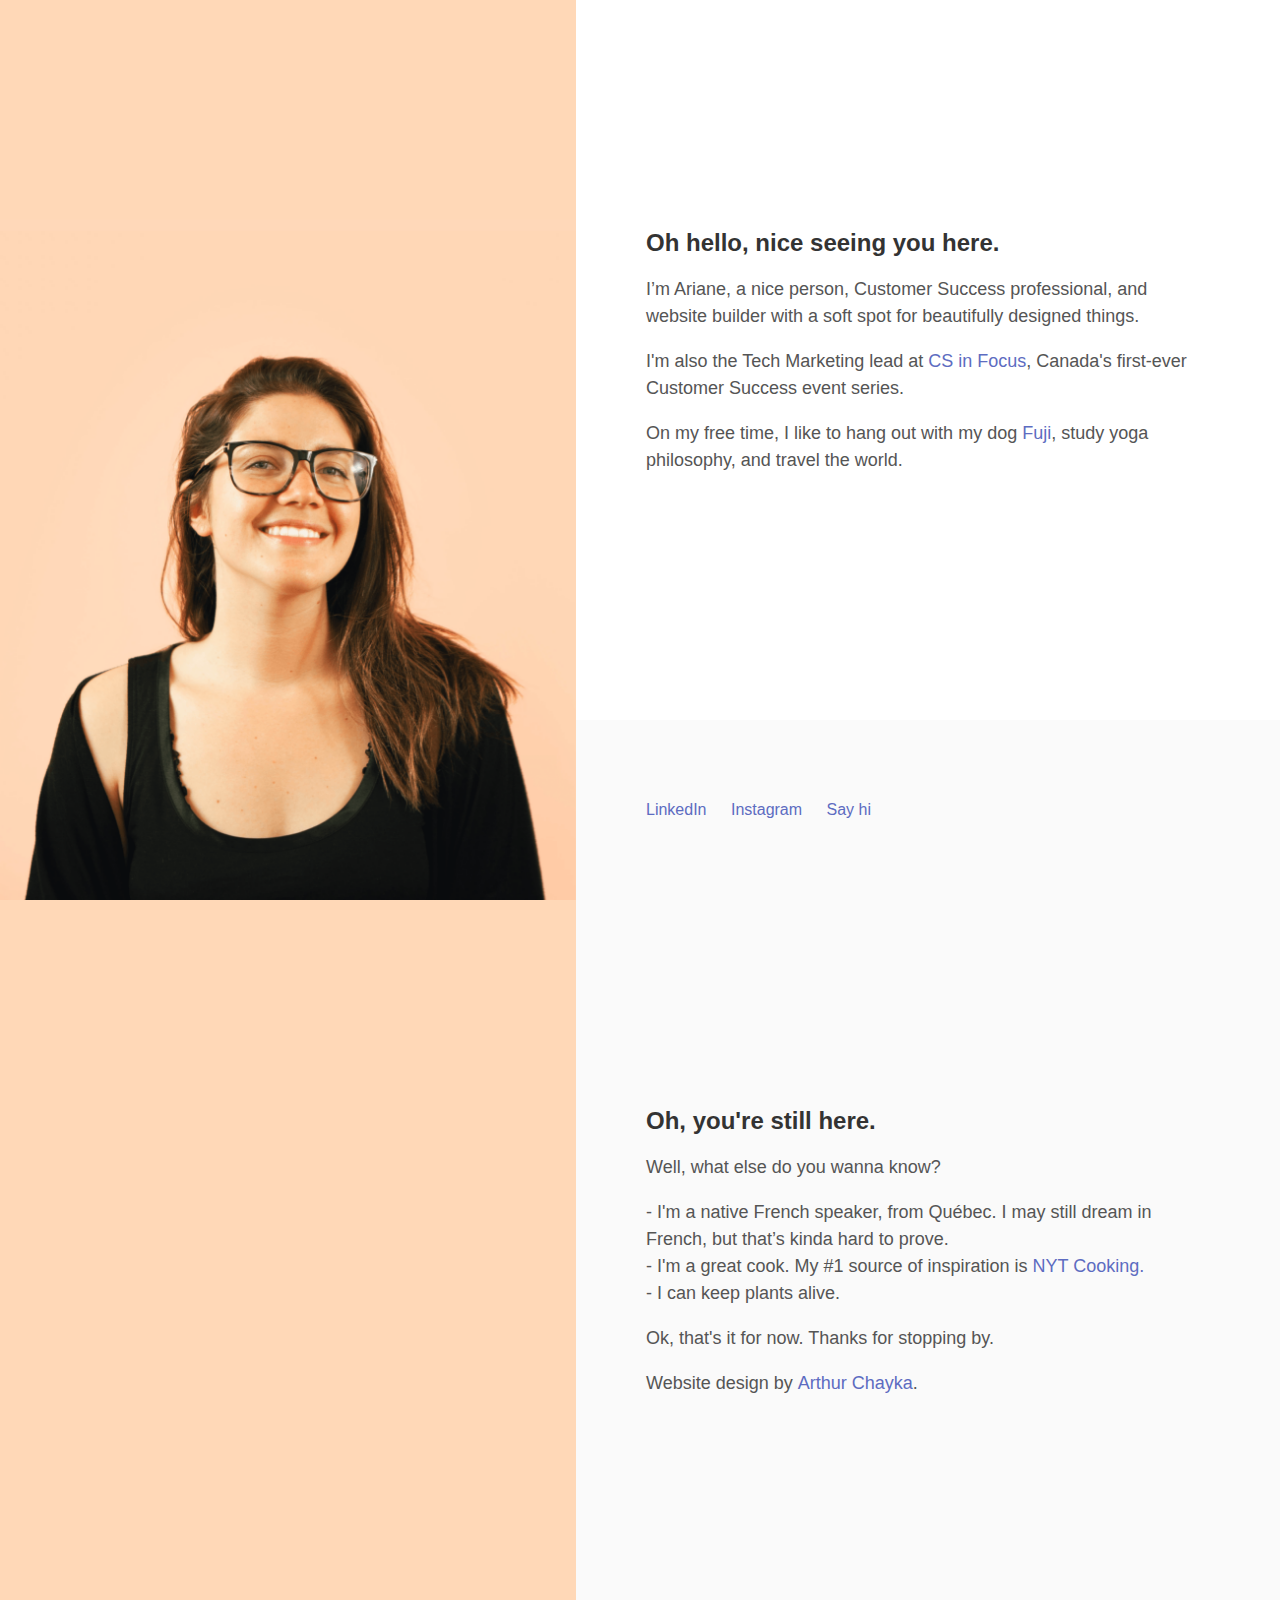
<file: index.html>
<!DOCTYPE html>
<html lang="en">
  <head>
    <meta charset="UTF-8">
    <meta name="viewport" content="width=device-width, initial-scale=1.0">
    <meta name="description" content="Ariane Deschenes Foucher | Web developer">
    <link rel="stylesheet" href="styles/styles.css">
    <link href="https://fonts.googleapis.com/css?family=Abel" rel="stylesheet" type="text/css">
    <title>Ariane Deschenes Foucher</title>
    <link rel="icon" href="assets/sparkle.png" type="sparkle icon">
  </head>
  <body class="body__container creamsicle-background">
    <section class="body__banner creamsicle-background">
        <img src="assets/pic1.png" alt="ariane" class="show-me" id="initial">
        <img src="assets/pic2.png" alt="still ariane, but surprised" class="hide-me" id="hover">
    </section>

    <section class="body__main fafafa-background">
      <main class="main__container animated slideUp__main white-background">
        <div class="main__intro">
          <h1>Oh hello, nice seeing you here.</h1>
          <div class="">
            <p>I’m Ariane, a nice person, Customer Success professional, and website builder with a soft spot for beautifully designed things.<p/>
            <p>I'm also the Tech Marketing lead at <a href="https://www.csinfocus.com/">CS in Focus</a>, Canada's first-ever Customer Success event series.</p>
             <p>On my free time, I like to hang out with my dog <a href="https://www.instagram.com/fujidoodle/">Fuji</a>, study yoga philosophy, and travel the world.</p>
          </div>
        </div>
      </main>

      <footer>
        <div class="footer__container fafafa-background animated slideUp__footer">
          <div class="footer__list">
            <ul>
              <li><a href="https://ca.linkedin.com/in/arianedesf">LinkedIn</a></li>
              <li><a href="https://instagram.com/arianedesf">Instagram</a></li>
              <li id="oh-hi"><a href="mailto:arianedesf@gmail.com">Say hi</a></li>
            </ul>
          </div>
        </div>
      </footer>

      <div class="more__container fafafa-background">
        <div class="more__list animated slideUp__main">
          <h1>Oh, you're still here.</h1>
          <p>Well, what else do you wanna know?</p>
          <ul>
            <li>- I'm a native French speaker, from Québec. I may still dream in French, but that’s kinda hard to prove.</li>
            <li>- I'm a great cook. My #1 source of inspiration is <a href="https://cooking.nytimes.com/">NYT Cooking.</a></li>
            <li>- I can keep plants alive.</li>
          </ul>
          <p>Ok, that's it for now. Thanks for stopping by.</p>
          <p>Website design by <a href="https://dribbble.com/arthurchayka">Arthur Chayka</a>.</p>

        </div>
      </div>

    </section>
    <script src="https://ajax.googleapis.com/ajax/libs/jquery/3.3.1/jquery.min.js"></script>
    <script src="lib/index.js"></script>
  </body>

  <!--
  thanks mr arthurchayka for bananas design help.
  //\
    V  \
     \  \_
      \,'.`-.
       |\ `. `.
       ( \  `. `-.                        _,.-:\
        \ \   `.  `-._             __..--' ,-';/
         \ `.   `-.   `-..___..---'   _.--' ,'/
          `. `.    `-._        __..--'    ,' /
            `. `-_     ``--..''       _.-' ,'
              `-_ `-.___        __,--'   ,'
                 `-.__  `----"""    __.-'
                      `--..____..--'

thanks mr arthurchayka for bananas design help.
-->

</html>
</file>
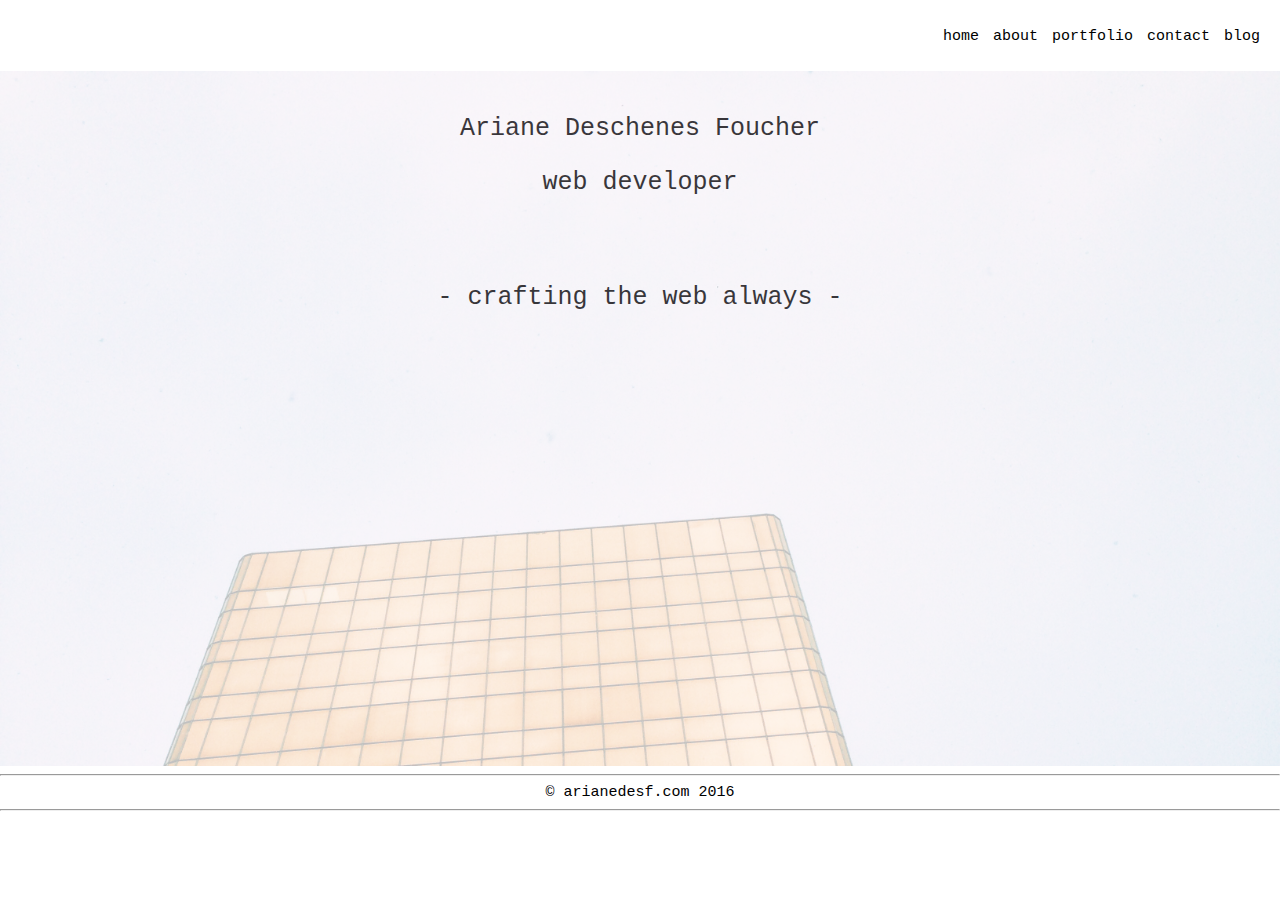
<file: arianedesf.com/index.html>
<!DOCTYPE html>
<html lang="en">
  <head>
    <meta charset="UTF-8">
    <title>Ariane Deschenes Foucher</title>
    <link rel="stylesheet" href="footer.css">
    <link href="https://fonts.googleapis.com/css?family=Abel" rel="stylesheet" type="text/css">
  </head>
  <body>
	<div id="wrapper">
		<div id="header">
      <header>
        <!-- <img src="images/ariane-triangle.png" alt="logo" id="logo"> -->
        <nav>
          <ul>
            <li><a href="index.html">home</a></li>
            <li><a href="about.html">about</a></li>
            <li><a href="portfolio.html">portfolio</a></li>
            <li><a href="contact.html">contact</a></li>
            <li><a href="blog.html">blog</a></li>
          </ul>
        </nav>
      </header>

		</div>
		<div id="content">
      <div class="my-container">
        <br  />
        <p>Ariane Deschenes Foucher</p>
        <p>web developer</p>
        <br  />
        <br  />
        <p>- crafting the web always -</p>
        <h1></h1>
        <img src="images/gold.jpg">
      </div>
		</div>
		<!-- <div id="footer"> -->
    <hr />
    <footer>
      &copy arianedesf.com 2016
    </footer>
    <hr />
    <!-- </div> -->
	</div>
</body>

</html>
</file>
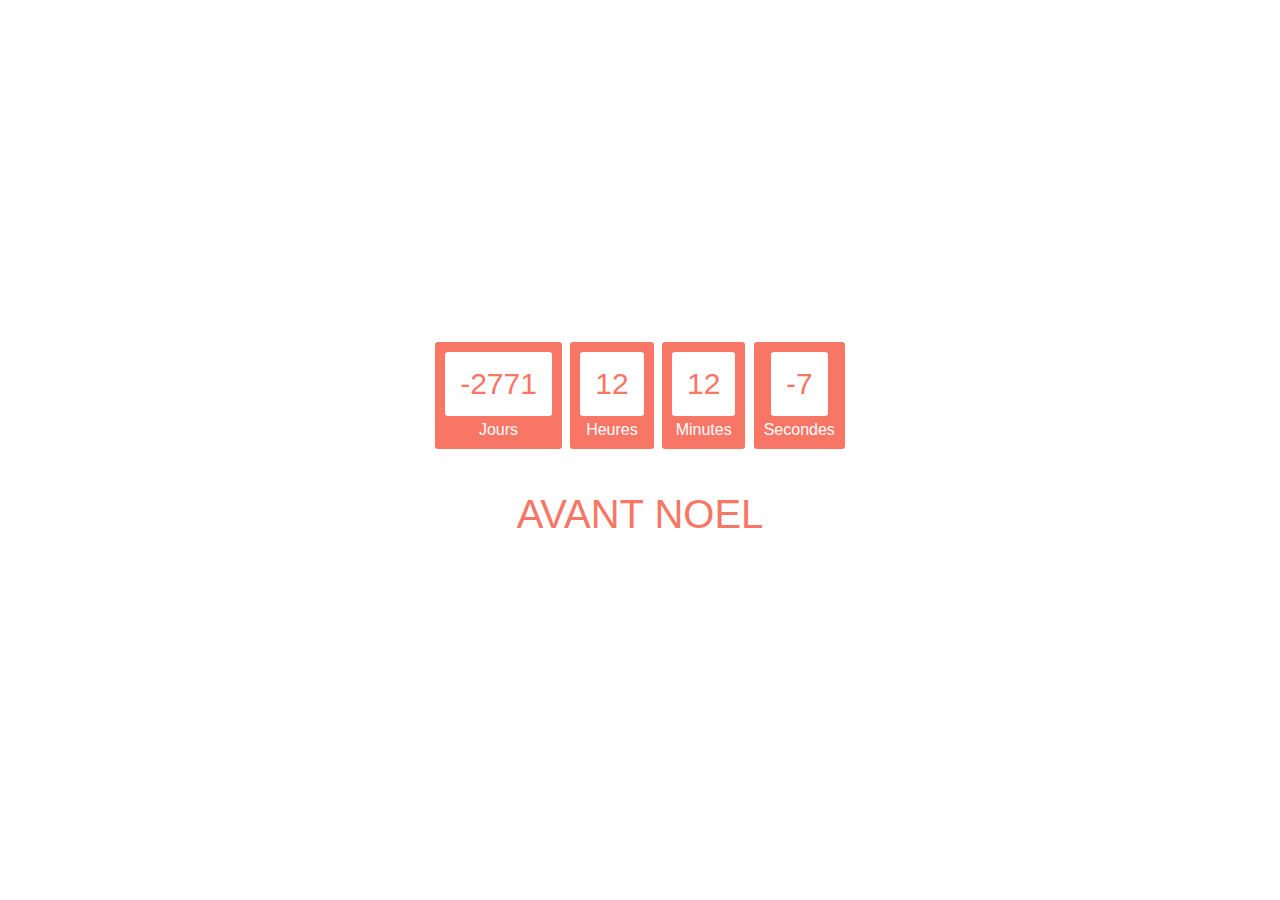
<file: countdown.html>
<!DOCTYPE html>
<html lang="en">
  <head>
    <meta charset="UTF-8">
    <meta name="viewport" content="width=device-width, initial-scale=1.0">
    <meta name="description" content="Ariane Deschenes Foucher | Web developer">
    <link rel="stylesheet" href="styles/styles.css">
    <link rel="stylesheet" href="styles/countdown.css">
    <link href="https://fonts.googleapis.com/css?family=Abel" rel="stylesheet" type="text/css">
    <title>Days until Christmas</title>
    <link rel="icon" href="assets/sparkle.png" type="sparkle icon">
  </head>
  <body class="countdown__container">
    <div id="clockdiv" class="countdown__clock">
      <div>
        <span class="days"></span>
        <div class="smalltext">Jours</div>
      </div>
      <div>
        <span class="hours"></span>
        <div class="smalltext">Heures</div>
      </div>
      <div>
        <span class="minutes"></span>
        <div class="smalltext">Minutes</div>
      </div>
      <div>
        <span class="seconds"></span>
        <div class="smalltext">Secondes</div>
      </div>
      <h1>AVANT NOEL</h1>
    </div>
</body>

<script>function getTimeRemaining(endtime) {
  var t = Date.parse(endtime) - Date.parse(new Date());
  var seconds = Math.floor((t / 1000) % 60);
  var minutes = Math.floor((t / 1000 / 60) % 60);
  var hours = Math.floor((t / (1000 * 60 * 60)) % 24);
  var days = Math.floor(t / (1000 * 60 * 60 * 24));
  return {
    'total': t,
    'days': days,
    'hours': hours,
    'minutes': minutes,
    'seconds': seconds
  };
}

function initializeClock(id, endtime) {
  var clock = document.getElementById(id);
  var daysSpan = clock.querySelector('.days');
  var hoursSpan = clock.querySelector('.hours');
  var minutesSpan = clock.querySelector('.minutes');
  var secondsSpan = clock.querySelector('.seconds');

  function updateClock() {
    var t = getTimeRemaining(endtime);

    daysSpan.innerHTML = t.days;
    hoursSpan.innerHTML = ('0' + t.hours).slice(-2);
    minutesSpan.innerHTML = ('0' + t.minutes).slice(-2);
    secondsSpan.innerHTML = ('0' + t.seconds).slice(-2);

    if (t.total <= 0) {
      clearInterval(timeinterval);
    }
  }

  updateClock();
  var timeinterval = setInterval(updateClock, 1000);
}

var deadline = 'December 24, 2018 20:00:00';

initializeClock('clockdiv', deadline);
</script>

<!-- Thank you https://codepen.io/SitePoint/pen/MwNPVq !! -->

</html>
</file>
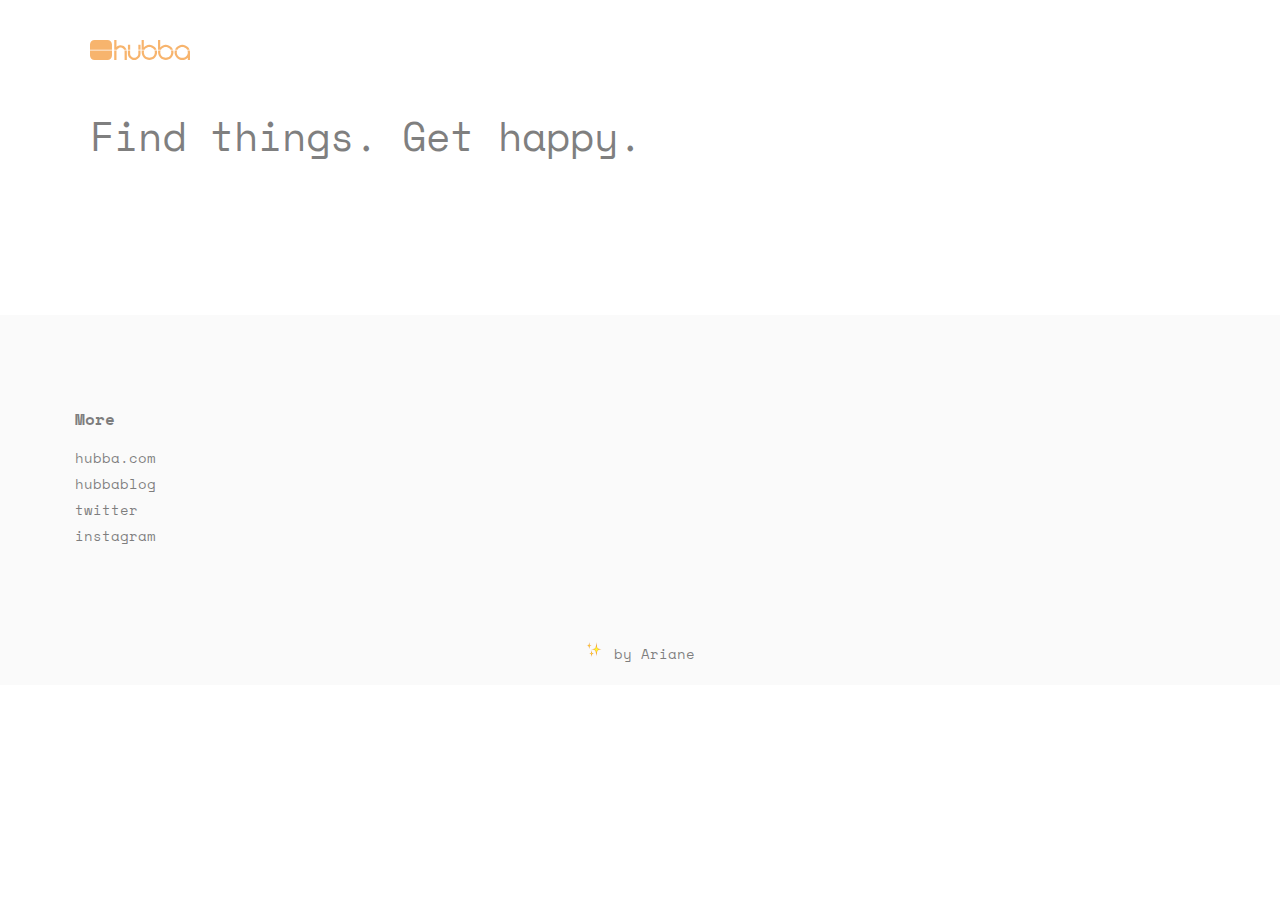
<file: lemonade.html>
<!doctype html>
<html lang="en">

<head>
    <meta charset="utf-8">
    <meta name="viewport" content="width=device-width, initial-scale=1">
    <link href="https://fonts.googleapis.com/css?family=Space+Mono:400,700" rel="stylesheet">
    <link rel="icon" href="assets/lemonade/hubba-fav.ico">
    <link href="styles/lemonade.css" rel="stylesheet" type="text/css">
    <title>Hubba - where products get found</title>
</head>

<body>
    <header class="header__container">
        <a href="https://www.hubba.com" target="blank">
            <img class="header__img" src="assets/lemonade/hubba-logo.svg" alt="hubba-logo">
        </a>
    </header>
    <main class="main__container">
        <h1 class="main__heading">
      Find things. Get happy.
    </h1>

        <div id="instafeed" class="instafeed__container"></div>
    </main>

    <footer class="footer__container">
        <div class="footer__list">
            <h3>More</h3>
            <ul>
                <li class="footer__list--item"><a href="https://www.hubba.com">hubba.com</a></li>
                <li class="footer__list--item"><a href="https://blog.hubba.com/">hubbablog</a></li>
                <li class="footer__list--item"><a href="https://twitter.com/hubba">twitter</a></li>
                <li class="footer__list--item"><a href="https://www.instagram.com/hubbahq/">instagram</a></li>
            </ul>
        </div>
        <div class="footer__signature">
            <img class="footer__img" src="assets/lemonade/sparkle.png" alt="sparkle icon" />
            <span class="footer__copy"> by Ariane</span>
        </div>
    </footer>

    <script type="text/javascript" src="lib/instafeed.min.js"></script>
    <script src="lib/lemonade.js"></script>
    <script src="https://www.wpromotions.eu/confetti.min.js"></script>
    <script>confetti.start()</script>
</body>

</html>
</file>
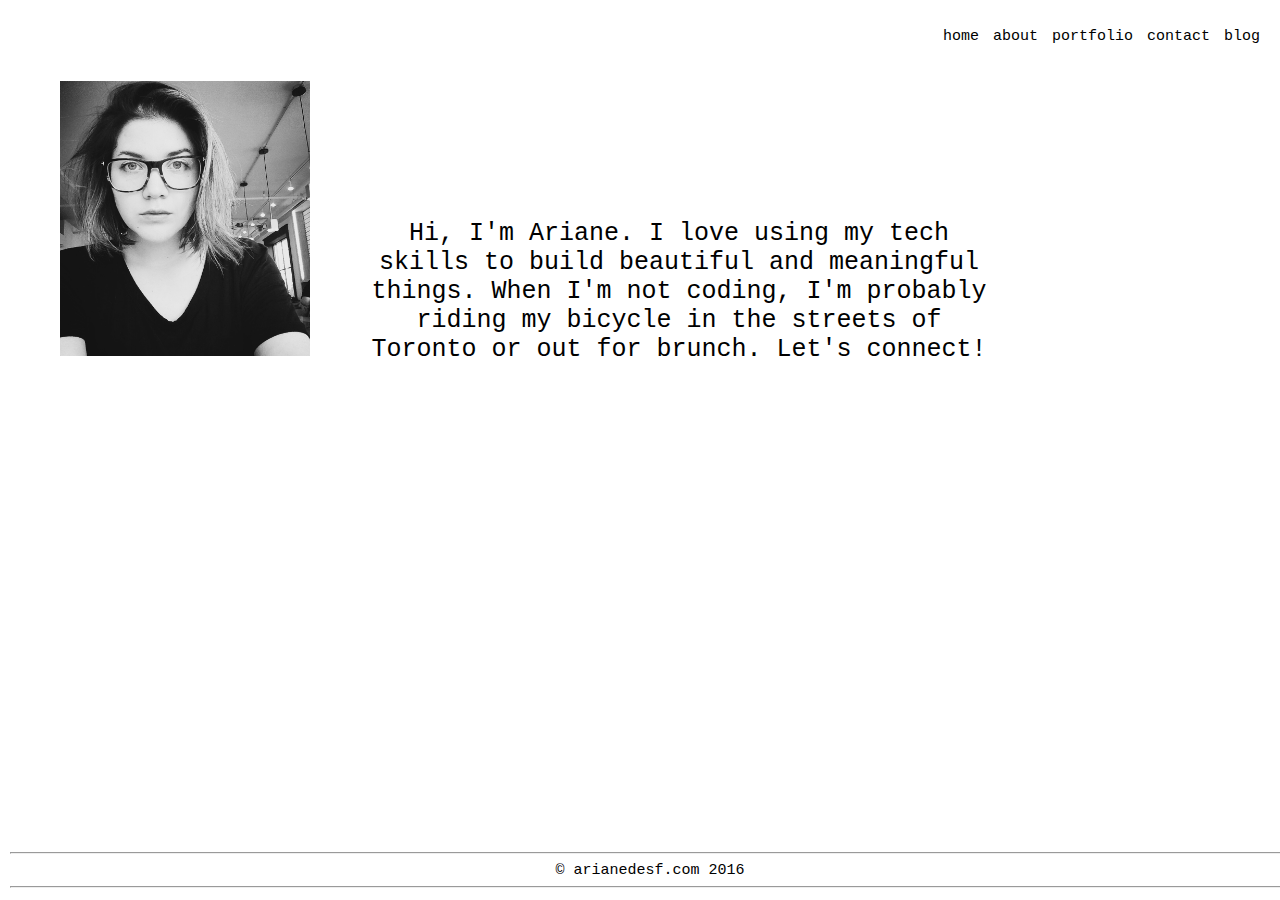
<file: arianedesf.com/about.html>
<!DOCTYPE html>
<html lang="en">
  <head>
    <meta charset="UTF-8">
    <title>Ariane Deschenes Foucher</title>
    <link rel="stylesheet" href="footer.css">
    <link href="https://fonts.googleapis.com/css?family=Abel" rel="stylesheet" type="text/css">
  </head>

  <body>
  <div id="container">
   <div id="header">
     <header>
       <!-- <img src="images/ariane-triangle.png" alt="logo" id="logo"> -->
       <nav>
         <ul>
           <li><a href="index.html">home</a></li>
           <li><a href="about.html">about</a></li>
           <li><a href="portfolio.html">portfolio</a></li>
           <li><a href="contact.html">contact</a></li>
           <li><a href="blog.html">blog</a></li>
         </ul>
       </nav>
     </header>
   </div>
   <div id="body">

   <img src="images/ariane.jpg" id="profile-pic">
   <div class="about-me">
     <p>Hi, I'm Ariane.
       I love using my tech skills to build
       beautiful and meaningful things.
       When I'm not coding, I'm probably
       riding my bicycle in the streets of
       Toronto or out for brunch.
       Let's connect!</p>
     </div>

   <div id="footer">
     <hr />
     <footer>
       &copy arianedesf.com 2016
     </footer>
     <hr />
   </div>
  </div>
</div>
</body>
</html>
</file>
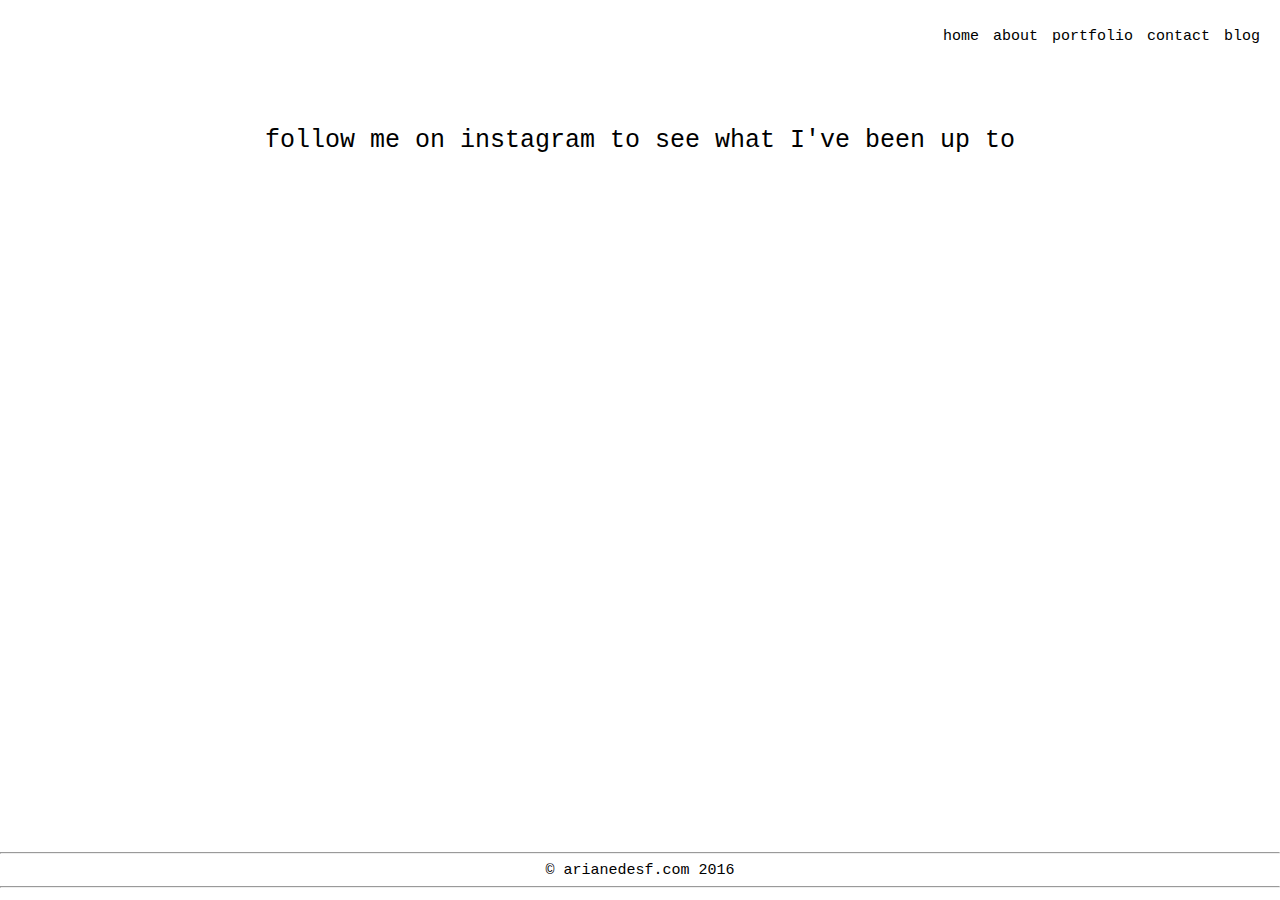
<file: arianedesf.com/blog.html>
<!DOCTYPE html>
<html lang="en">
  <head>
    <meta charset="UTF-8">
    <title>Ariane Deschenes Foucher</title>
    <link rel="stylesheet" href="footer.css">
    <link href="https://fonts.googleapis.com/css?family=Abel" rel="stylesheet" type="text/css">
  </head>

  <div id="container">
   <div id="header">
     <header>
       <!-- <img src="images/ariane-triangle.png" alt="logo" id="logo"> -->
       <nav>
         <ul>
           <li><a href="index.html">home</a></li>
           <li><a href="about.html">about</a></li>
           <li><a href="portfolio.html">portfolio</a></li>
           <li><a href="contact.html">contact</a></li>
           <li><a href="blog.html">blog</a></li>
         </ul>
       </nav>
     </header>
   </div>
   <div id="body">
     <div class="instagram">
       <!-- I NEED SPACE -->
       <!-- I NEED MORE SPACE -->
       <p>follow me on instagram to see what I've been up to</p>
       <!-- I STILL NEED SPACE -->
       <!-- I REALLY DO NEED SPACE -->
     </div>


     <!-- SnapWidget -->
     <div class="snapwidget">
       <script src="https://snapwidget.com/js/snapwidget.js"></script>
       <iframe src="https://snapwidget.com/embed/185253" class="snapwidget-widget" allowtransparency="true" frameborder="0" scrolling="no" style="border:none; overflow:hidden; width:100%; "></iframe>
     </div>



   </div>
   <div id="footer">
   <hr />

   <footer>
     &copy arianedesf.com 2016
   </footer>
   <hr />
   </div>
</div>


</html>
</file>
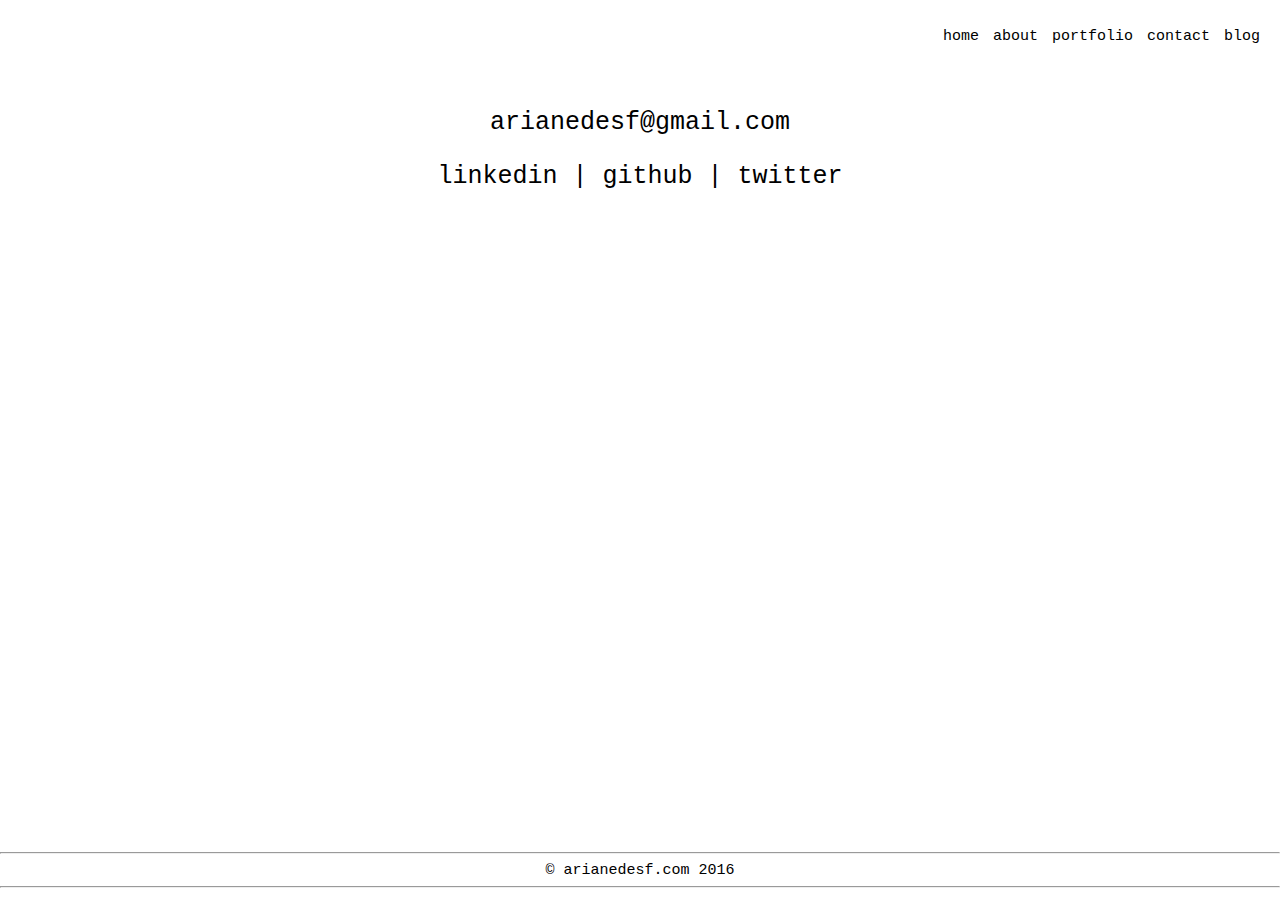
<file: arianedesf.com/contact.html>
<!DOCTYPE html>

<html lang="en">
  <head>
    <meta charset="UTF-8">
    <title>Ariane Deschenes Foucher</title>
    <link rel="stylesheet" href="footer.css">
    <link href="https://fonts.googleapis.com/css?family=Abel" rel="stylesheet" type="text/css">
  </head>

  <div id="container">
   <div id="header">
     <header>
       <!-- <img src="images/ariane-triangle.png" alt="logo" id="logo"> -->
       <nav>
         <ul>
           <li><a href="index.html">home</a></li>
           <li><a href="about.html">about</a></li>
           <li><a href="portfolio.html">portfolio</a></li>
           <li><a href="contact.html">contact</a></li>
           <li><a href="blog.html">blog</a></li>
         </ul>
       </nav>
     </header>

   </div>
   <div id="body">
     <body>
       <h1></h1>
       <p>arianedesf@gmail.com</p>
       <p><a href="https://ca.linkedin.com/in/arianedesf">linkedin</a> | <a href="https://github.com/madfchr">github</a> | <a href="https://twitter.com/arianedesf">twitter</a></p>
     </body>

   </div>
   <div id="footer">
     <hr />
     <footer>
       &copy arianedesf.com 2016
     </footer>
     <hr />

   </div>
</div>




</html>
</file>
<file: styles/styles.css>
@charset "UTF-8";
html,
body {
  font-family:  -apple-system, BlinkMacSystemFont, "Segoe UI", Helvetica, Arial, sans-serif, "Apple Color Emoji", "Segoe UI Emoji", "Segoe UI Symbol";
  font-size: 16px;
  margin: 0; }

h1 {
  font-weight: 700;
  color: #333333;
  font-size: 1.5rem;
  line-height: 1.25;
  margin: 0; }

p {
  color: #555555;
  font-size: 1.125rem;
  line-height: 1.5; }

ul {
  margin: 0;
  padding: 0; }

a {
  color: #5D6CC1;
  font-weight: 500;
  text-decoration: none; }

.fafafa-background {
  background-color: #FAFAFA; }

.creamsicle-background {
  background-color: #FFD8B7; }

.white-background {
  background-color: #FFFFFF; }

.body__container {
  display: flex;
  flex-direction: row;
  flex-wrap: wrap;
  justify-content: flex-start;
  align-content: flex-start;
  align-items: flex-start; }
  @media (max-width: 650px) {
    .body__container {
      position: absolute;
      display: flex;
      flex-direction: column;
      flex-wrap: nowrap;
      justify-content: flex-start;
      align-content: stretch;
      align-items: flex-start;
      height: 100vh; } }

.body__banner {
  order: 1;
  flex: 0 1 45%;
  align-self: auto;
  height: 100vh; }
  @media (max-width: 650px) {
    .body__banner {
      position: relative;
      order: 0;
      flex: 0 1 40%;
      align-self: auto;
      height: auto; } }
  .body__banner img {
    position: fixed;
    width: 45%;
    bottom: 0; }
    @media (max-width: 650px) {
      .body__banner img {
        position: relative;
        width: 100%; } }

.body__main {
  order: 2;
  flex: 0 1 55%;
  align-self: auto; }
  @media (max-width: 650px) {
    .body__main {
      position: relative;
      order: 1;
      flex: 0 1 60%;
      align-self: auto; } }

.main__container {
  display: flex;
  flex-direction: row;
  flex-wrap: wrap;
  justify-content: center;
  align-content: center;
  align-items: center;
  height: 80vh; }
  @media (max-width: 650px) {
    .main__container {
      height: auto; } }

.main__intro {
  order: 1;
  flex: 0 1 auto;
  align-self: center;
  padding: 0 70px; }
  @media (max-width: 650px) {
    .main__intro {
      padding: 40px; } }

.footer__container {
  display: flex;
  flex-direction: row;
  flex-wrap: wrap;
  justify-content: flex-start;
  align-content: center;
  align-items: center;
  height: 20vh;
  padding: 0 70px; }
  @media (max-width: 650px) {
    .footer__container {
      padding: 40px;
      height: auto; } }

.footer__list {
  order: 1;
  flex: 0 1 auto;
  align-self: center; }
  .footer__list li {
    display: inline;
    font-size: 1rem;
    padding-right: 20px; }
    @media (max-width: 650px) {
      .footer__list li {
        display: block;
        padding-bottom: 18px; } }
    @media (min-width: 451px) and (max-width: 800px) {
      .footer__list li {
        padding-right: 5px; } }

.more__container {
  display: flex;
  flex-direction: row;
  flex-wrap: wrap;
  justify-content: center;
  align-content: center;
  align-items: center;
  height: 80vh; }
  @media (max-width: 650px) {
    .more__container {
      height: auto; } }

.more__list {
  order: 1;
  flex: 0 1 auto;
  align-self: center;
  padding: 0 70px; }
  @media (max-width: 650px) {
    .more__list {
      padding: 150px 40px 40px; } }
  .more__list ul {
    list-style: none; }
  .more__list li {
    color: #555555;
    font-size: 1.125rem;
    line-height: 1.5; }

.show-me {
  display: block; }

.hide-me {
  display: none; }

.animated {
  animation-duration: 1s;
  animation-fill-mode: both; }

@keyframes slideUp__70 {
  from {
    transform: translate3d(0, 70%, 0);
    visibility: visible; }
  to {
    transform: translate3d(0, 0, 0); } }
@keyframes slideUp__15 {
  from {
    transform: translate3d(0, 15%, 0);
    visibility: visible; }
  to {
    transform: translate3d(0, 0, 0); } }
.slideUp__main {
  animation-name: slideUp__15; }

.slideUp__footer {
  animation-name: slideUp__70; }

/*# sourceMappingURL=styles.css.map */
</file>
<file: arianedesf.com/footer.css>
html,
body {
   margin:0;
   padding:0;
   height:100%;
}
#container {
   min-height:100%;
   position:relative;
}
#header {
   padding:10px;
   text-align: right;
}

li {
  display: inline;
  font-family: Courier new, monospace;
  font-style: light;
  font-size: 15px;
  text-align: right;
  color: black;
  padding-right: 10px;
}

a {
  color: black;
  text-decoration: none;
}

p {
  font-family: Courier new, monospace;
  font-size: 25px;
  text-align: center;
  align-content: center;
  color: black;
}

h1 {
  font-family: Courier new, monospace;
  font-style: light;
  font-size: 40px;
  text-align: center;
  color: black;
}

.my-container {
    position: relative;
    overflow: hidden;
}
.my-container h1 {
    padding: 200px;
    position: relative;
    z-index: 2;
}
.my-container img {
    position: absolute;
    left: 0;
    top: 0;
    width: 100%;
    height: auto;
    opacity: 0.25;
}

#body {
   padding:10px;
   padding-bottom:60px;   /* Height of the footer */
}
#footer {
   position:absolute;
   bottom:0;
   width:100%;
   height:60px;   /* Height of the footer */
   font-family: Courier new, monospace;
   font-size: 15px;
   text-align: center;
   align-content: center;
   color: black;
}

footer {
  font-family: Courier new, monospace;
  font-size: 15px;
  text-align: center;
  align-content: center;
  color: black;
}

.instagram {
  font-family: Courier new, monospace;
  font-style: light;
  font-size: 15px;
  text-align: center;
  color: black;
  padding: 20px 0;
}

#profile-pic {
  width: 250px;
  height: 275px;
  /*float: left;*/
  display: inline-block;
  padding: 0 50px;
}

.about-me {
  width: 50%;
  /*float: right;*/
  display: inline-block;
  padding-bottom: 0 0 50px 50px;
}
</file>
<file: styles/countdown.css>
body {
  text-align: center;
  background: #fff; }

h1 {
  color: #F87666;
  font-weight: 100;
  font-size: 40px;
  margin: 40px 0px 20px; }

#clockdiv {
  font-family: sans-serif;
  color: #F87666;
  display: inline-block;
  font-weight: 100;
  text-align: center;
  font-size: 30px; }

#clockdiv > div {
  padding: 10px;
  border-radius: 3px;
  background: #F87666;
  display: inline-block; }

#clockdiv div > span {
  padding: 15px;
  border-radius: 3px;
  background: #fff;
  display: inline-block; }

.smalltext {
  padding-top: 5px;
  font-size: 16px;
  color: #fff; }

.countdown__container {
  display: flex;
  flex-direction: row;
  flex-wrap: nowrap;
  justify-content: center;
  align-content: center;
  align-items: flex-start;
  height: 100vh; }

.countdown__clock {
  order: 0;
  flex: 0 1 auto;
  align-self: center; }

/*# sourceMappingURL=countdown.css.map */
</file>
<file: styles/lemonade.css>
html {
  margin: 0 auto;
  text-align: center;
  min-height: 100%;
  position: relative;
  cursor: default;
  font-family: 'Space Mono', monospace; }

body {
  margin: 0 auto; }

a {
  text-decoration: none;
  color: rgba(0, 0, 0, 0.5); }

ul {
  padding: 0; }

.header__container {
  text-align: center;
  padding: 40px 0; }
  @media (min-width: 700px) {
    .header__container {
      text-align: left;
      padding: 40px 90px; } }

.header__img {
  max-width: 100px;
  opacity: 0.7;
  transition: opacity 0.3s ease-in-out; }

.header__img:hover {
  opacity: 1; }

.main__container {
  height: 100px; }
  @media (min-width: 450px) {
    .main__container {
      max-width: 1200px;
      padding: 0 75px;
      height: auto; } }

.main__heading {
  margin-top: 0;
  padding: 0 15px;
  text-align: center;
  font-weight: normal;
  color: rgba(0, 0, 0, 0.5);
  font-size: 20px;
  margin-bottom: 75px;
  max-width: 640px;
  font-size: 40px; }
  @media (min-width: 700px) {
    .main__heading {
      text-align: left; } }

.instafeed__wrap {
  padding-bottom: 60px; }

.instafeed__container div:nth-child(odd) {
  float: left;
  display: inline-block; }

.instafeed__container div:nth-child(even) {
  float: right;
  display: inline-block; }

.instafeed__img {
  max-width: 100%;
  -webkit-transform: scale(1);
  transform: scale(1);
  -webkit-transition: 0.3s ease-in-out;
  transition: 0.3s ease-in-out; }
  @media (min-width: 450px) {
    .instafeed__img {
      border-radius: 40px; } }

.instafeed__img:hover {
  -webkit-transform: scale(1.03);
  transform: scale(1.03); }

.instafeed__caption {
  padding: 0 15px;
  text-align: center;
  font-size: 20px;
  max-width: 640px;
  color: rgba(0, 0, 0, 0.5); }
  @media (min-width: 450px) {
    .instafeed__caption {
      padding: 0;
      text-align: left; } }

.footer__container {
  width: 100%;
  display: inline-block;
  padding: 20px 0;
  background-color: #fafafa; }
  @media (min-width: 450px) {
    .footer__container {
      margin-top: 75px;
      padding: 75px 0 20px; } }

.footer__list {
  color: rgba(0, 0, 0, 0.5);
  font-size: 14px;
  text-align: left;
  padding: 0 40px; }
  @media (min-width: 450px) {
    .footer__list {
      padding: 0 75px; } }

.footer__list--item {
  list-style-type: none;
  margin: 0;
  padding-bottom: 15px;
  text-decoration: none;
  color: rgba(0, 0, 0, 0.5);
  -webkit-transform: scale(1);
  transform: scale(1);
  -webkit-transition: 0.3s ease-in-out;
  transition: 0.3s ease-in-out; }
  @media (min-width: 450px) {
    .footer__list--item {
      padding-bottom: 5px; } }

.footer__list--item:hover {
  -webkit-transform: scale(1.01);
  transform: scale(1.01); }

.footer__signature {
  padding-top: 75px; }

.footer__img {
  font-size: 14px;
  height: 19px;
  width: 19px; }

.footer__copy {
  font-size: 14px;
  color: rgba(0, 0, 0, 0.5); }

/*# sourceMappingURL=lemonade.css.map */
</file>
